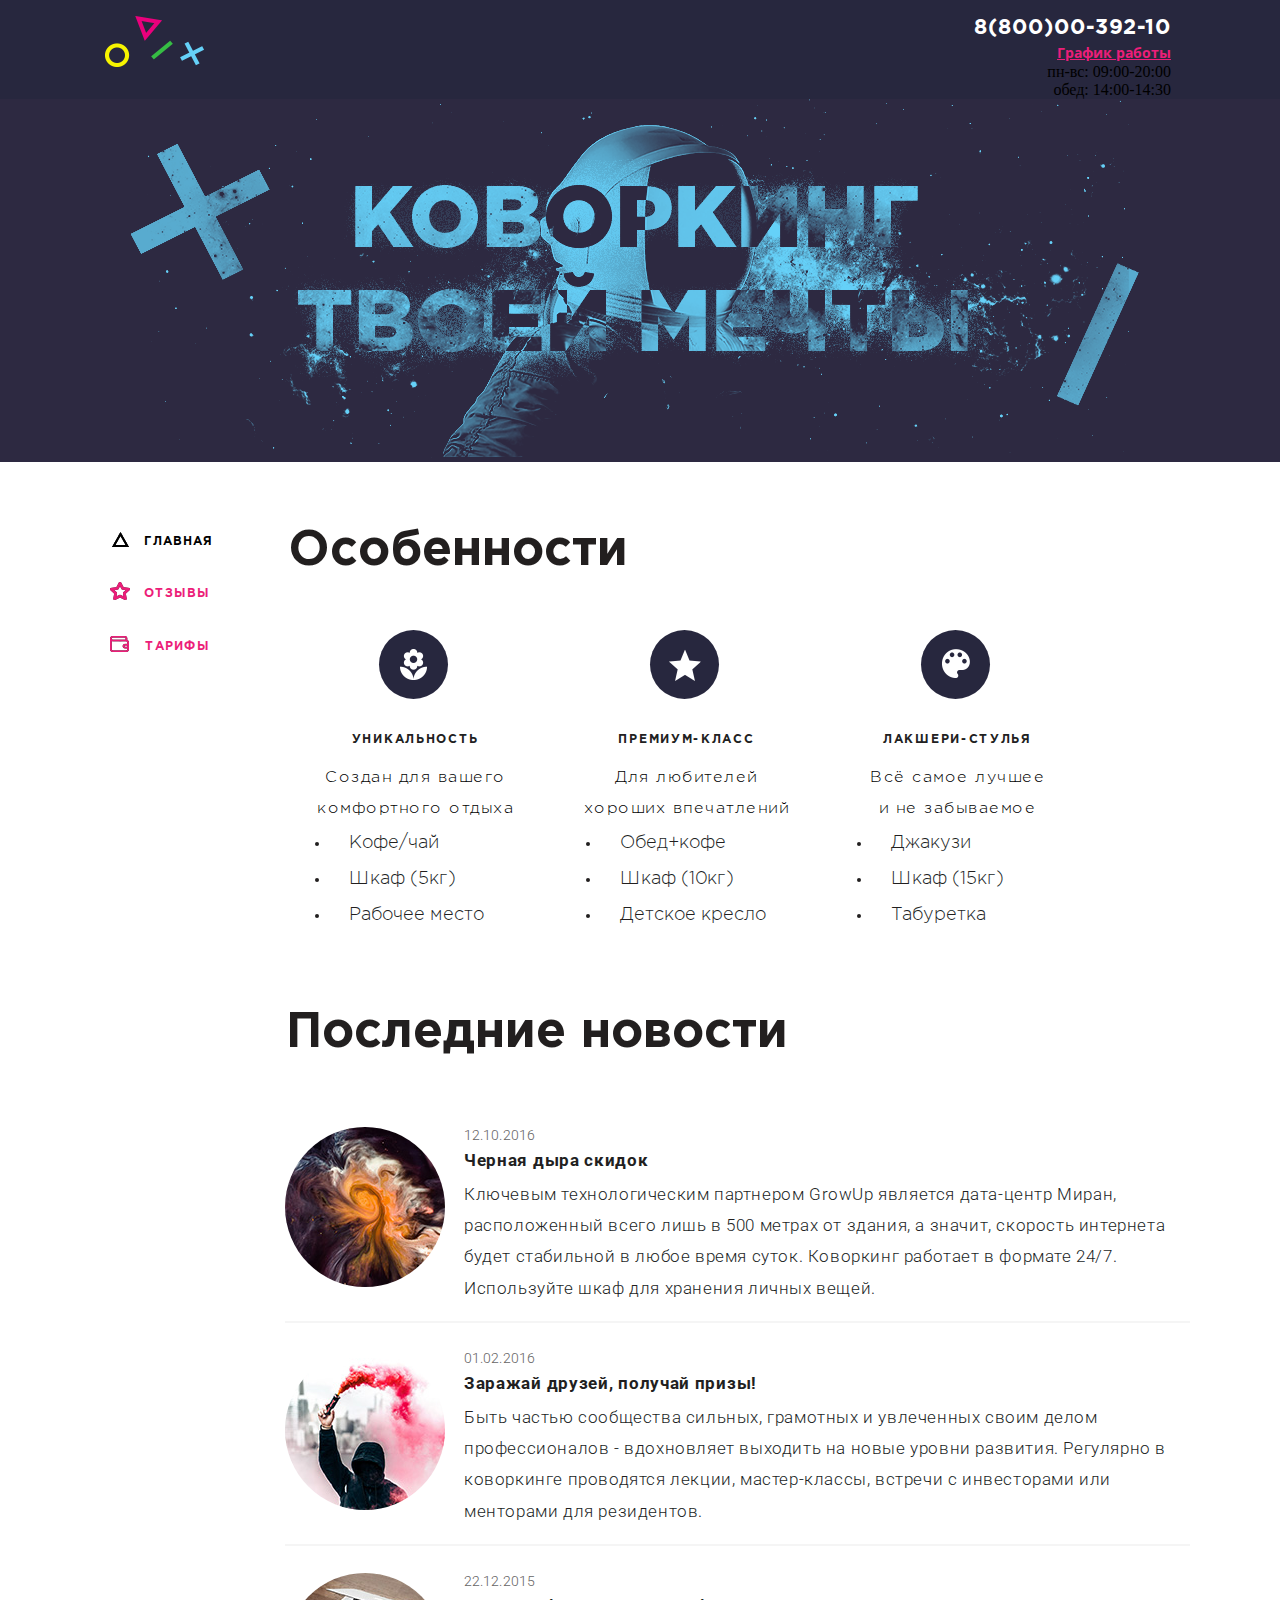
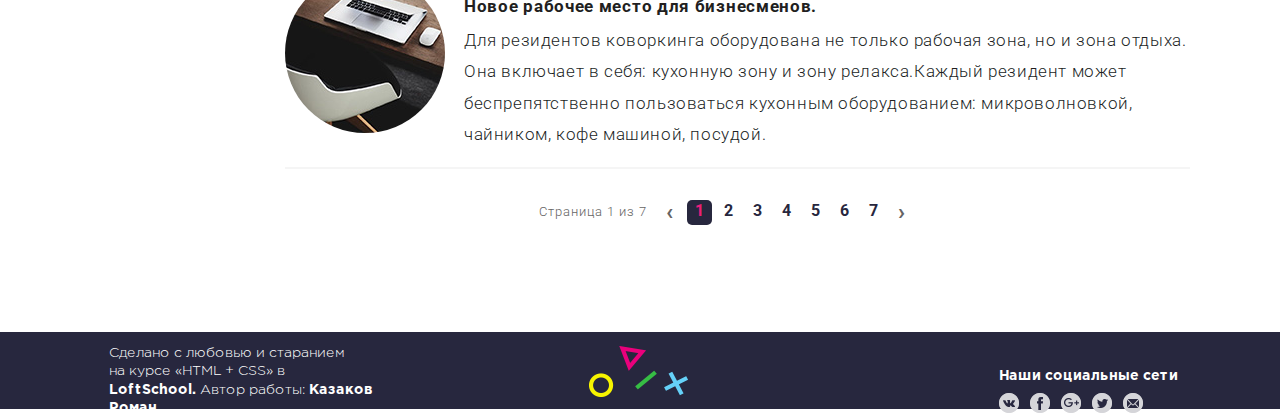
<file: main.html>
<!DOCTYPE html>
<html lang="ru">

<head>
  <meta charset="UTF-8">
  <meta name="viewport" content="width=device-width, initial-scale=1.0">
  <meta http-equiv="X-UA-Compatible" content="ie=edge">
  <link rel="stylesheet" href="./fonts/stylesheet.css">
  <link href="https://fonts.googleapis.com/css?family=Open+Sans:400,700&amp;subset=cyrillic" rel="stylesheet">
  <link href="https://fonts.googleapis.com/css?family=Roboto:300,400" rel="stylesheet">
  <link rel="stylesheet" href="./css/main.css">
  <link rel="shorcut icon" href="https://cdn2.iconfinder.com/data/icons/circle-icons-1/64/computer-32.png">
  <title>Коворкинг твоей мечты</title>
</head>

<body>
<div class="wrapper">
    <!-- HEADER -->
    <header class="header">

      <div class="header__top">
				<div class="contain clearfix">

					<div class="header__top-info">
						
						<img class="header__top-item-logo" src="img/logo-fig.png" alt="логотип компании">
						
            <div class="contacts">
									<a href="tel:+78000039210" class="number">8(800)00-392-10</a>
									<div class="schedule__dropped-block">
										<span class="schedule_dropped">График работы</span>
										<div class="dropdown__schedule">
											<ul class="dropdown__list">
												<li class="dropdown__item1">пн-вс:  09:00-20:00</li>
												<li class="dropdown__item2">обед:   14:00-14:30</li>
											</ul>
											<div  class="dropdown__schedule_triangle"></div>
										</div>  
									</div>
						</div>
					</div>

				</div>
			</div>
      <div class="header__main-pic">
        <div class="contain">
          <img src="img/banner.png" alt="главный баннер">
        </div>
      </div>
    </header>

  <main class="main__container clearfix">
    <div class="contain">
      <aside class="container__menu clearfix">
        <nav class="container__menu-block">
          <ul class="container__menu-list">
            <li class="container__menu-item active">
              <span class="container__menu-item-link menu-item-main menu-optimisation active1"> 
                 <span class="text__pos1">главная</span>
              </span>
            </li>
            <li class="container__menu-item">
              <a class="container__menu-item-link menu-item-star menu-optimisation" href="reviews.html">
                <span class="text__pos2">отзывы</span>
              </a>
            </li>
            <li class="container__menu-item">
              <a class="container__menu-item-link menu-item-wallet menu-optimisation" href="rates.html">
                <span class="text__pos3">тарифы</span>
              </a>
            </li>
          </ul>
        </nav>
      </aside>
      <div class="container__allcontent clearfix">
        <section class="container__features clearfix">
          <!-- FEATURES -->
          <h1 class="container__features-heading">Особенности</h1>
          <ul class="features">
            <li class="features__item">
              <!-- FIRST ITEM -->
              <div class="features__pic">
                <img class="features__pic-item" src="img/features/flower.png" alt="цветок лого">
              </div>
              <div class="features__text">
                <span class="features__text-topic">Уникальность</span>
                <p class="features__text-topic2"> Создан для вашего комфортного отдыха</p>
                <ul class="features__text-list">
                  <li сlass="features__text-item">Кофе/чай</li>
                  <li сlass="features__text-item">Шкаф (5кг)</li>
                  <li сlass="features__text-item">Рабочее место</li>
                </ul>
              </div>
            </li>
            <li class="features__item">
              <!--  SECOND ITEM -->
              <div class="features__pic">
                <img class="features__pic-item" src="img/features/mark-as-favorite-star.png" alt="звезда лого">
              </div>
              <div class="features__text">
                <span class="features__text-topic">Премиум-класс</span>
                <p class="features__text-topic2">Для любителей хороших впечатлений</p>
                <ul class="features__text-list">
                  <li сlass="features__text-item">Обед+кофе</li>
                  <li сlass="features__text-item">Шкаф (10кг)</li>
                  <li сlass="features__text-item">Детское кресло</li>
                </ul>
              </div>
            </li>
            <li class="features__item">
              <!-- THIRD ITEM -->
              <div class="features__pic">
                <img class="features__pic-item" src="img/features/painter-palette.png" alt="паллет лого">
              </div>
              <div class="features__text">
                <span class="features__text-topic">Лакшери-стулья</span>
                <p class="features__text-topic2">Всё самое лучшее <br> и не забываемое</p>
                <ul class="features__text-list">
                  <li сlass="features__text-item">Джакузи</li>
                  <li сlass="features__text-item">Шкаф (15кг)</li>
                  <li сlass="features__text-item">Табуретка</li>
                </ul>
              </div>
            </li>
            <!-- NEWS BLOCK -->
          </ul>
        </section>
        <section class="container__news">
          <h1 class="container__news-topic">Последние новости</h1>
          <ul class="news__list">
            <li class="news__item">
              <div class="news__img">
                <img class="news__img-item" src="img/news_pic/layer-6.jpg" alt="черная дыра">
              </div>
              <div class="news__content">
                <div class="news__content-date">12.10.2016</div>
                <span class="news__content-theme">Черная дыра скидок</span>
                <p class="news__content-text">Ключевым технологическим партнером GrowUp является дата-центр Миран, расположенный всего лишь в 500 метрах
                  от здания, а значит, скорость интернета будет стабильной в любое время суток. Коворкинг работает в формате
                  24/7. Используйте шкаф для хранения личных вещей.</p>
              </div>
              <hr class="news__item-separate">
            </li>
            <li class="news__item">
              <!-- SECOND ITEM -->
              <div class="news__img">
                <img class="news__img-item" src="img/news_pic/layer-7.jpg" alt="фаер">
              </div>
              <div class="news__content">
                <div class="news__content-date">01.02.2016</div>
                <span class="news__content-theme">Заражай друзей, получай призы!</span>
                <p class="news__content-text">Быть частью сообщества сильных, грамотных и увлеченных своим делом профессионалов - вдохновляет выходить
                  на новые уровни развития. Регулярно в коворкинге проводятся лекции, мастер-классы, встречи с инвесторами
                  или менторами для резидентов. </p>
              </div>
              <hr class="news__item-separate">
            </li>
            <li class="news__item">
              <!-- THIRD ITEM -->
              <div class="news__img">
                <img class="news__img-item" src="img/news_pic/layer-9.jpg" alt="рабочее место">
              </div>
              <div class="news__content">
                <div class="news__content-date">22.12.2015</div>
                <span class="news__content-theme">Новое рабочее место для бизнесменов.</span>
                <p class="news__content-text">Для резидентов коворкинга оборудована не только рабочая зона, но и зона отдыха. Она включает в себя: кухонную
                  зону и зону релакса.Каждый резидент может беспрепятственно пользоваться кухонным оборудованием: микроволновкой,
                  чайником, кофе машиной, посудой.</p>
              </div>
              <hr class="news__item-separate">
            </li>
          </ul>
        </section>
        <div class="container__pages">
          <!--CHOOSE PAGES -->
          <div class="pagination">
              <span class="pagination__title">Страница 1 из 7</span>
              <a class="pagination__item__link pagination_item_cursor_left" href="#" title="На предыдущую страницу">
                  <span>&lsaquo;</span>
              </a>
              <ul class="pagination__list">
                  <li class="pagination__item">
                      <a class="pagination__item__link" href="#" title="На страницу 1">
                          <span class="pagination__item-block pagination_item_active">1</span>
                      </a>
                  </li>
                  <li class="pagination__item">
                      <a class="pagination__item__link" href="#" title="На страницу номер 2">
                          <span class="pagination__item-block">2</span>
                      </a>
                  </li>
                  <li class="pagination__item">
                      <a class="pagination__item__link" href="#" title="На страницу номер 3">
                          <span class="pagination__item-block">3</span>
                      </a>
                  </li>
                  <li class="pagination__item">
                      <a class="pagination__item__link" href="#" title="На страницу номер 4">
                          <span class="pagination__item-block">4</span>
                      </a>
                  </li>
                  <li class="pagination__item">
                      <a class="pagination__item__link" href="#" title="На страницу номер 5">
                          <span class="pagination__item-block">5</span>
                      </a>
                  </li>
                  <li class="pagination__item">
                      <a class="pagination__item__link" href="#" title="На страницу номер 6">
                          <span class="pagination__item-block">6</span>
                      </a>
                  </li>
                  <li class="pagination__item">
                      <a class="pagination__item__link" href="#" title="На страницу номер 7">
                          <span class="pagination__item-block">7</span>
                      </a>
                  </li>
              </ul>
              <a class="pagination__item__link pagination_item_cursor_right" href="#" title="На следующую страницу">
                  <span>&rsaquo;</span>
              </a>
          </div>
        </div>
      </div>
    </div>
  </main>
</div> <!-- END WRAPPER -->

  <!-- FOOTER -->
<footer class="footer clearfix">
    <div class="contain">
      <div class="footer__text">
        <p class="footer__text-made-by">Сделано с любовью и старанием<br> на курсе «HTML + CSS» в
          <b class="footer--font-weight">LoftSchool.</b> Автор работы:
          <b class="footer--font-weight">Казаков Роман</b>
        </p>
      </div>
      <div class="footer__logo">
        <img src="img/logo-fig.png" alt="логотип компании">
      </div>
      <div class="footer__social">
        <p class="footer__social-text">Наши социальные сети</p>
        <ul class="footer__social-list">
          <li class="footer__social__logo">
            <a class="footer__social-vk" href="#">
              <div class="footer__social-vk-img"></div>
            </a>
          </li>
          <li class="footer__social__logo">
            <a class="footer__social-fb" href="#">
              <div class="footer__social-fb-img"></div>
            </a>
          </li>
          <li class="footer__social__logo">
            <a class="footer__social-google" href="#">
              <div class="footer__social-google-img"></div>
            </a>
          </li>
          <li class="footer__social__logo">
            <a class="footer__social-twitter" href="#">
              <div class="footer__social-twitter-img"></div>
            </a>
          </li>
          <li class="footer__social__logo">
            <a class="footer__social-mail" href="#">
              <div class="footer__social-mail-img"></div>
            </a>
          </li>
        </ul>
      </div>
    </div>
</footer>



</body>

</html>
</file>
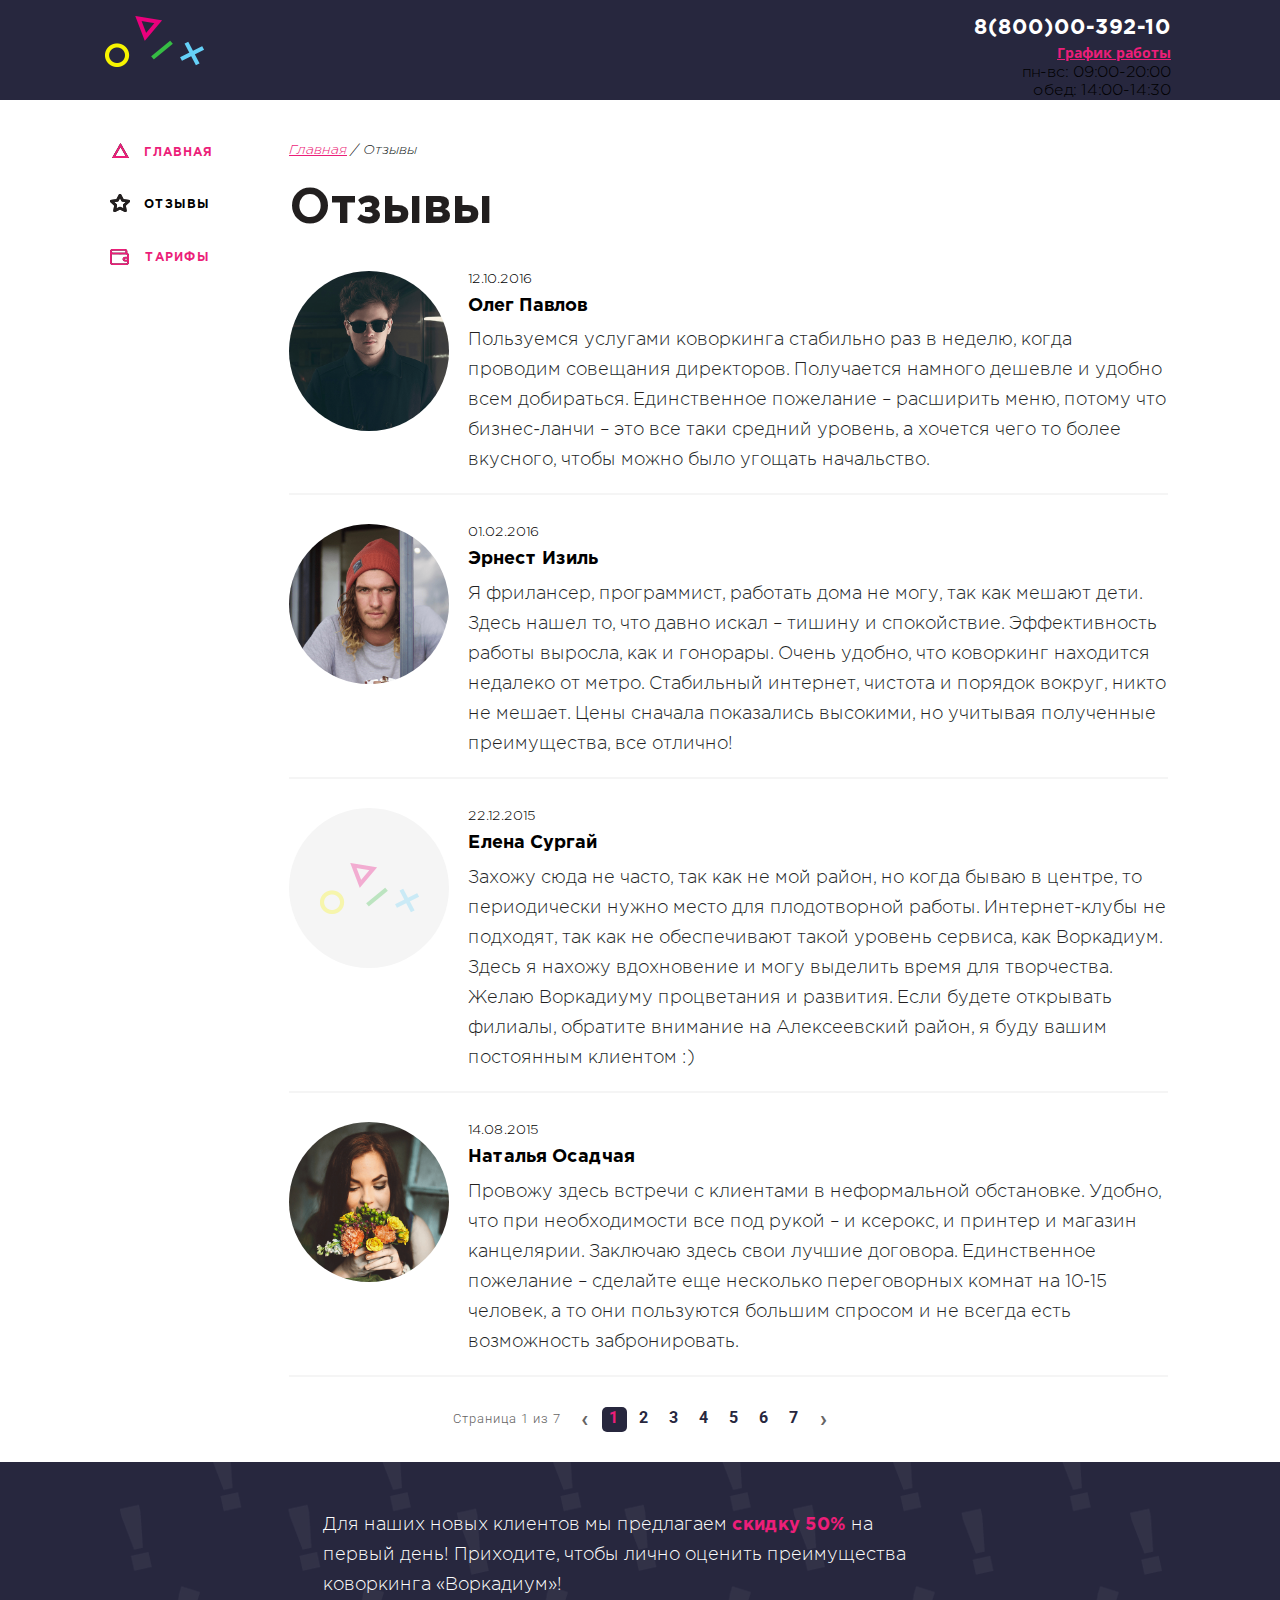
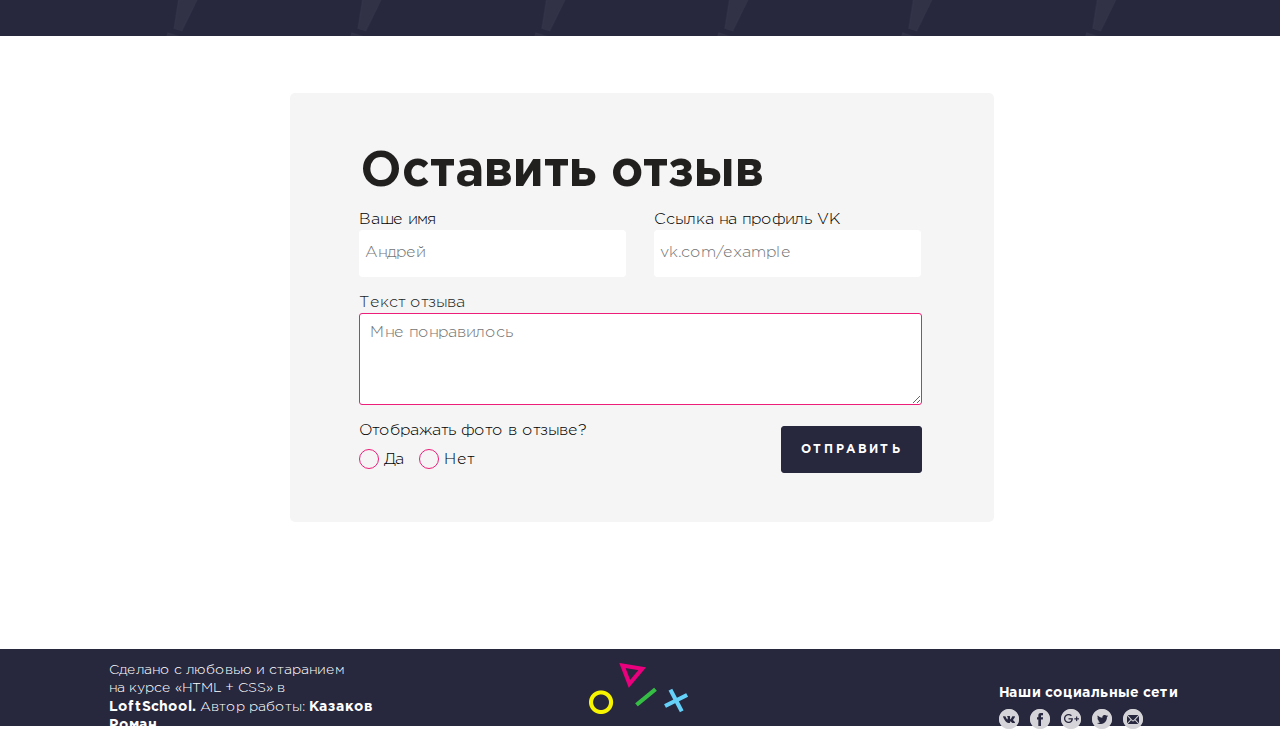
<file: reviews.html>
<!DOCTYPE html>
<html lang="ru">

<head>
	<meta charset="UTF-8">
	<meta name="viewport" content="width=device-width, initial-scale=1.0">
	<meta http-equiv="X-UA-Compatible" content="ie=edge">
	<link rel="stylesheet" href="./fonts/stylesheet.css">
	<link href="https://fonts.googleapis.com/css?family=Open+Sans:400,700&amp;subset=cyrillic" rel="stylesheet">
	<link href="https://fonts.googleapis.com/css?family=Roboto:300,400" rel="stylesheet">
	<link rel="stylesheet" href="reviews-style.css">
	<link rel="stylesheet" href="./css/main.css">
	<link rel="shorcut icon" href="https://cdn2.iconfinder.com/data/icons/circle-icons-1/64/computer-32.png">
	<title>Отзывы</title>
</head>

<body>
	<div class="wrapper">
		<header class="header">

			<div class="header__top">
				<div class="contain clearfix">

					<div class="header__top-info">
						<a href="./main.html">
						<img class="header__top-item-logo" src="img/logo-fig.png" alt="логотип компании">
						</a>
					

					
						<div class="contacts">
									<a href="tel:+78000039210" class="number">8(800)00-392-10</a>
									<div class="schedule__dropped-block">
										<span class="schedule_dropped">График работы</span>
										<div class="dropdown__schedule">
											<ul class="dropdown__list">
												<li class="dropdown__item1">пн-вс:  09:00-20:00</li>
												<li class="dropdown__item2">обед:   14:00-14:30</li>
											</ul>
											<div  class="dropdown__schedule_triangle"></div>
										</div>  
									</div>
						</div>
					</div>

				</div>
			</div>

		</header>
		<!-- END HEADER -->

		<main class="container clearfix">
			<div class="contain">
				<aside class="container__menu clearfix">
					<nav class="container__menu-block">
						<ul class="container__menu-list">
							<li class="container__menu-item">
								<a class="container__menu-item-link menu-item-main menu-optimisation" href="main.html"> 
									 <span class="text__pos1">главная</span>
								</a>
							</li>
							<li class="container__menu-item">
								<span class="container__menu-item-link menu-item-star menu-optimisation active2">
									<span class="text__pos2">отзывы</span>
								</span>
							</li>
							<li class="container__menu-item">
								<a class="container__menu-item-link menu-item-wallet menu-optimisation" href="rates.html">
									<span class="text__pos3">тарифы</span>
								</a>
							</li>
						</ul>
					</nav>
				</aside>

				<section class="content clearfix">
					<div class="content__breadcrumbs">
						<ul class="breadcrumbs">
							<li class="breadcrumbs__item">
								<a class="breadcrumbs__item-link" href="./main.html">Главная</a>
							</li>
							<li class="breadcrumbs__item">
								<p class="breadcrumbs__item-link breadcrumbs__item-link--active">Отзывы</p>
							</li>
						</ul>
					</div>
					<div class="content__reviews">
						<h1 class="content__reviews-heading">Отзывы</h1>
						<ul class="content__reviews-list">
							<li class="content__reviews-item">
								<div class="reviews-item__avatar">
									<img src="img/reviews/avatar1.png" alt="фото Олег">
								</div>
								<div class="reviews-item__text">
									<div class="reviews-item__text-date">12.10.2016</div>
									<span class="reviews-item__text-name">Олег Павлов</span>
									<p class="reviews-item__text-comment">Пользуемся услугами коворкинга стабильно раз в неделю, когда проводим совещания директоров. Получается намного дешевле
										и удобно всем добираться. Единственное пожелание – расширить меню, потому что бизнес-ланчи – это все таки средний
										уровень, а хочется чего то более вкусного, чтобы можно было угощать начальство. </p>
								</div>
							</li>
							<li class="content__reviews-item">
								<div class="reviews-item__avatar">
									<img src="img/reviews/avatar2.png" alt="фото Эрнест">
								</div>
								<div class="reviews-item__text">
									<div class="reviews-item__text-date">01.02.2016</div>
									<span class="reviews-item__text-name">Эрнест Изиль</span>
									<p class="reviews-item__text-comment">Я фрилансер, программист, работать дома не могу, так как мешают дети. Здесь нашел то, что давно искал – тишину и
										спокойствие. Эффективность работы выросла, как и гонорары. Очень удобно, что коворкинг находится недалеко от метро.
										Стабильный интернет, чистота и порядок вокруг, никто не мешает. Цены сначала показались высокими, но учитывая полученные
										преимущества, все отлично!</p>
								</div>
							</li>
							<li class="content__reviews-item">
								<div class="reviews-item__avatar reviews-item__nophoto">
									<div class="reviews-item__nophoto-pic"></div>
								</div>
								<div class="reviews-item__text">
									<div class="reviews-item__text-date">22.12.2015</div>
									<span class="reviews-item__text-name">Елена Сургай</span>
									<p class="reviews-item__text-comment clearfix">Захожу сюда не часто, так как не мой район, но когда бываю в центре, то периодически нужно место для плодотворной
										работы. Интернет-клубы не подходят, так как не обеспечивают такой уровень сервиса, как Воркадиум. Здесь я нахожу
										вдохновение и могу выделить время для творчества. Желаю Воркадиуму процветания и развития. Если будете открывать
										филиалы, обратите внимание на Алексеевский район, я буду вашим постоянным клиентом :)</p>
								</div>
							</li>
							<li class="content__reviews-item clearfix">
								<div class="reviews-item__avatar">
									<img src="img/reviews/avatar4.png" alt="фото Наталья">
								</div>
								<div class="reviews-item__text">
									<div class="reviews-item__text-date">14.08.2015</div>
									<span class="reviews-item__text-name">Наталья Осадчая</span>
									<p class="reviews-item__text-comment">Провожу здесь встречи с клиентами в неформальной обстановке. Удобно, что при необходимости все под рукой – и ксерокс,
										и принтер и магазин канцелярии. Заключаю здесь свои лучшие договора. Единственное пожелание – сделайте еще несколько
										переговорных комнат на 10-15 человек, а то они пользуются большим спросом и не всегда есть возможность забронировать.</p>
								</div>
							</li>

						</ul>


					</div>
					<!-- CONTENT REVIEWS END -->
					
				</section>
				<!-- CONTENT END -->
				<div class="container__pages">
          <!--CHOOSE PAGES -->
          <div class="pagination">
							<span class="pagination__title">Страница 1 из 7</span>
							<a class="pagination__item__link pagination_item_cursor_left" href="#" title="На предыдущую страницу">
									<span>&lsaquo;</span>
							</a>
							<ul class="pagination__list">
									<li class="pagination__item">
											<a class="pagination__item__link" href="#" title="На страницу 1">
													<span class="pagination__item-block pagination_item_active">1</span>
											</a>
									</li>
									<li class="pagination__item">
											<a class="pagination__item__link" href="#" title="На страницу номер 2">
													<span class="pagination__item-block">2</span>
											</a>
									</li>
									<li class="pagination__item">
											<a class="pagination__item__link" href="#" title="На страницу номер 3">
													<span class="pagination__item-block">3</span>
											</a>
									</li>
									<li class="pagination__item">
											<a class="pagination__item__link" href="#" title="На страницу номер 4">
													<span class="pagination__item-block">4</span>
											</a>
									</li>
									<li class="pagination__item">
											<a class="pagination__item__link" href="#" title="На страницу номер 5">
													<span class="pagination__item-block">5</span>
											</a>
									</li>
									<li class="pagination__item">
											<a class="pagination__item__link" href="#" title="На страницу номер 6">
													<span class="pagination__item-block">6</span>
											</a>
									</li>
									<li class="pagination__item">
											<a class="pagination__item__link" href="#" title="На страницу номер 7">
													<span class="pagination__item-block">7</span>
											</a>
									</li>
							</ul>
							<a class="pagination__item__link pagination_item_cursor_right" href="#" title="На следующую страницу">
									<span>&rsaquo;</span>
							</a>
					</div>
        </div>
			</div>	<!-- CONTAIN -->
			<div class="container__separating">
				<div class="container__separating-block contain">
					<div class="container__separating-block-inner">
						<p class="separating-block-text">Для наших новых клиентов мы предлагаем <span class="separating-block-text-bold">скидку 50%</span> на первый день! Приходите, чтобы лично оценить преимущества коворкинга
						«Воркадиум»!</p>
					</div>
				</div>
			</div>

			<div class="container__review-adding contain">
				<form class="review-adding__block">
					<h1 class="review-adding-heading">Оставить отзыв</h1>
					<div class="review-adding__name review__input_left">
						<label>
							<span class="review-adding__name-text">Ваше имя</span><br>
							<input class="review-adding__input" type="text" placeholder="Андрей">
						</label>
					</div>
					<div class="review-adding__link-vk review__input_right">
						<label>
							<span class="review-adding__link-text">Ссылка на профиль VK</span><br>
							<input class="review-adding__input" type="text" placeholder="vk.com/example">	
						</label>
					</div>	
					<div class="review-adding__textform">
						<label>
							<span class="review-adding__textform-head">Текст отзыва</span><br>
							<textarea class="review-adding__textarea" type="text" placeholder="Мне понравилось"></textarea>
						</label>
					</div>
					<div class="review-adding__radio-buttons">
						<span class="review-adding__radio-buttons__question">Отображать фото в отзыве?</span> <br>
						<div class="review-adding__two-buttons">
							<label class="radio-button"><input class="radio-button-input" type="radio" name="yes/no"><p class="radio-button--style"></p><span class="answer">Да</span></label>
							<label class="radio-button"><input class="radio-button-input" type="radio" name="yes/no"><p class="radio-button--style"></p><span class="answer">Нет</span></label>
						</div>
						<button class="review-adding__button-submit" type="submit">Отправить</button>
					</div>
					
				</form>
			</div>
			
			
		</main><!-- MAIN CONTAINER -->
		
	</div><!-- WRAP END -->
	

	<footer class="footer clearfix">
    <div class="contain">
      <div class="footer__text">
        <p class="footer__text-made-by">Сделано с любовью и старанием<br> на курсе «HTML + CSS» в
          <b class="footer--font-weight">LoftSchool.</b> Автор работы:
          <b class="footer--font-weight">Казаков Роман</b>
        </p>
      </div>
      <div class="footer__logo">
        <a class="main__link" href="main.html"><img src="img/logo-fig.png" alt="логотип компании"></a>
      </div>
      <div class="footer__social">
        <p class="footer__social-text">Наши социальные сети</p>
        <ul class="footer__social-list">
          <li class="footer__social__logo">
            <a class="footer__social-vk" href="#">
              <div class="footer__social-vk-img"></div>
            </a>
          </li>
          <li class="footer__social__logo">
            <a class="footer__social-fb" href="#">
              <div class="footer__social-fb-img"></div>
            </a>
          </li>
          <li class="footer__social__logo">
            <a class="footer__social-google" href="#">
              <div class="footer__social-google-img"></div>
            </a>
          </li>
          <li class="footer__social__logo">
            <a class="footer__social-twitter" href="#">
              <div class="footer__social-twitter-img"></div>
            </a>
          </li>
          <li class="footer__social__logo">
            <a class="footer__social-mail" href="#">
              <div class="footer__social-mail-img"></div>
            </a>
          </li>
        </ul>
      </div>
    </div>
</footer>


</body>

</html>
</file>
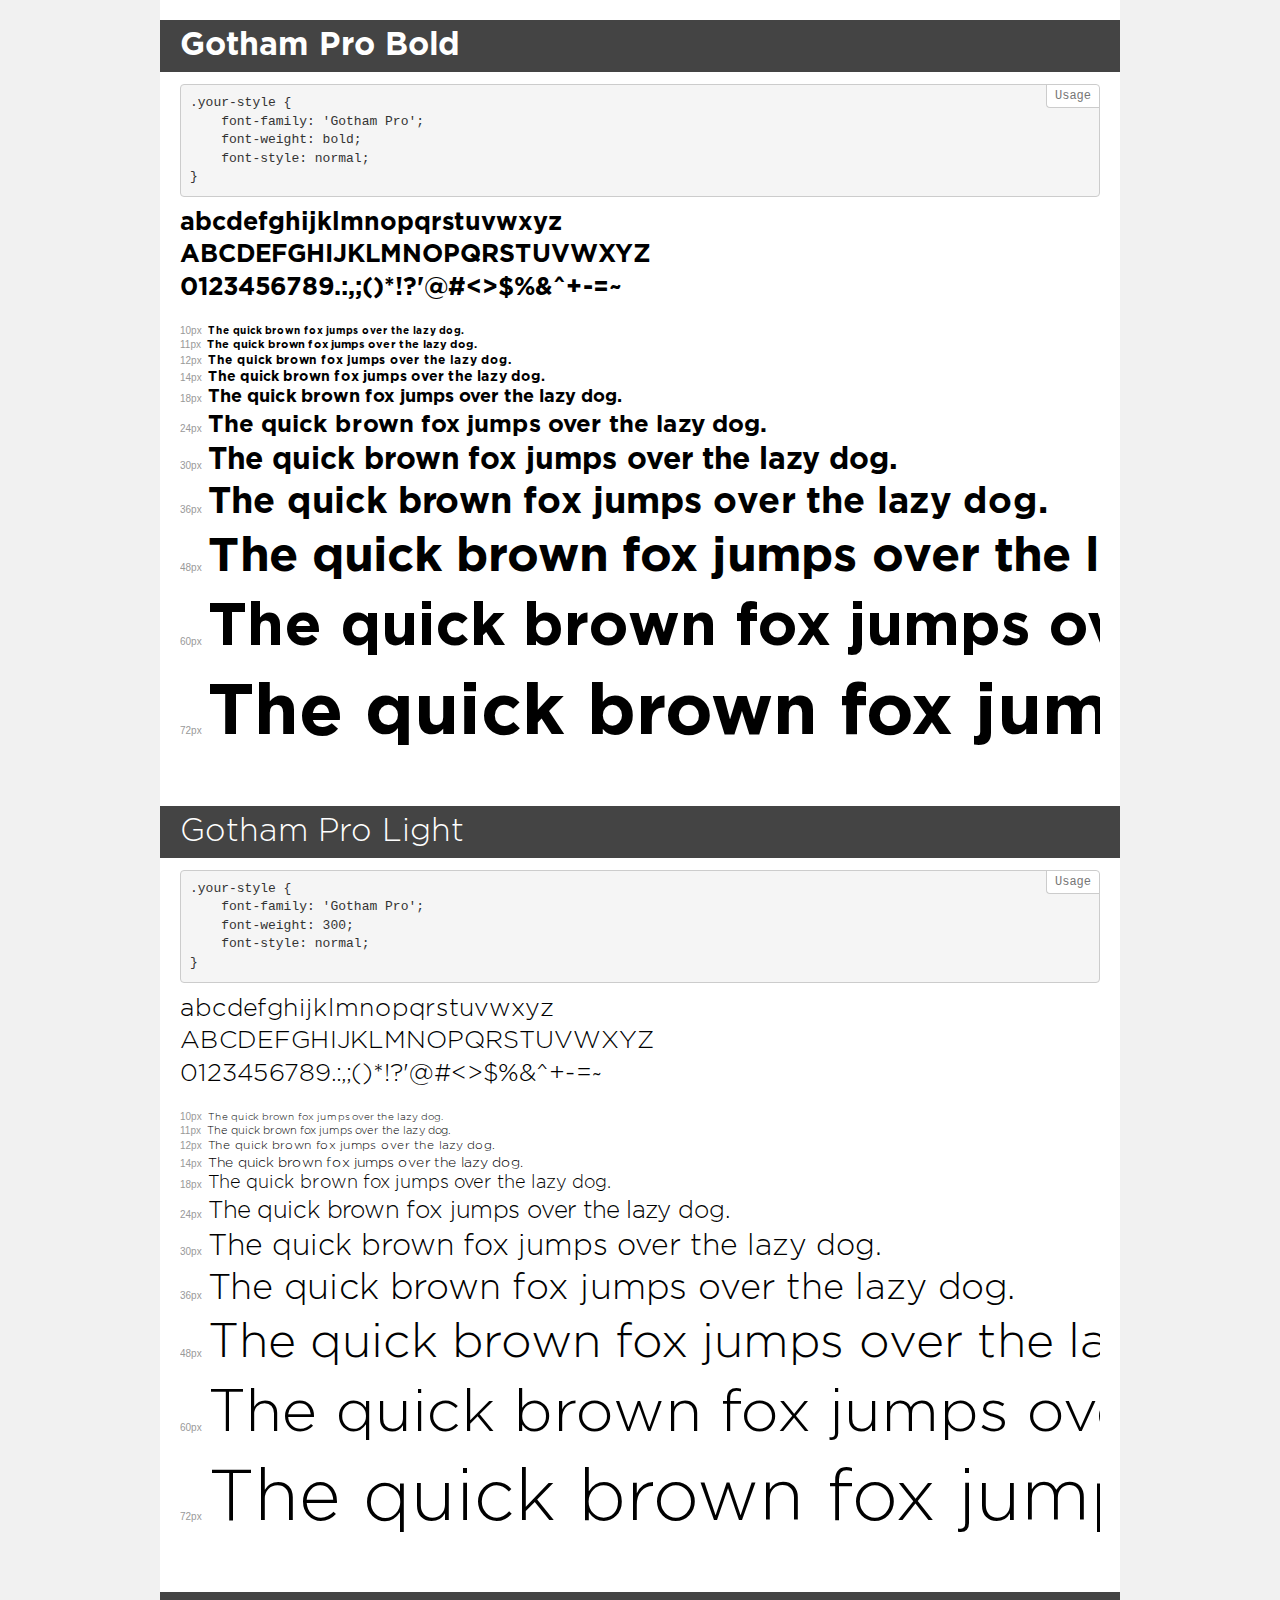
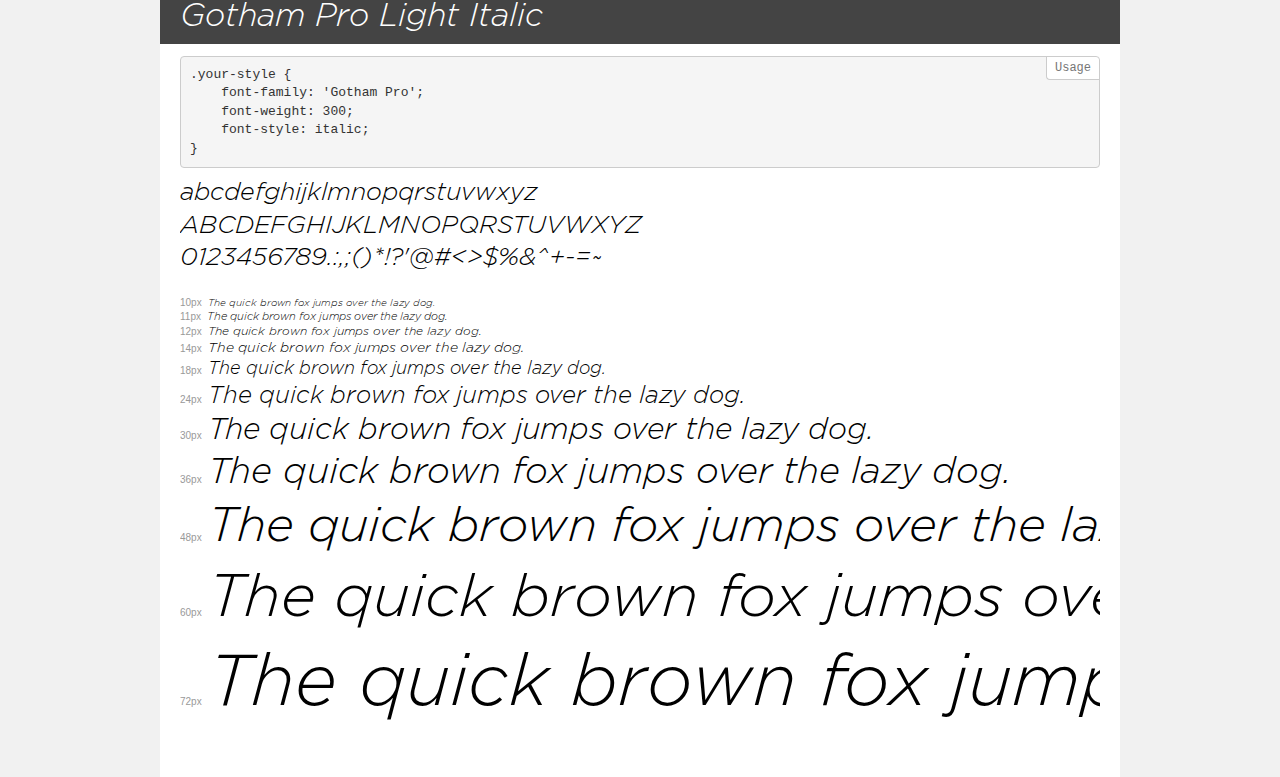
<file: fonts/demo.html>
<!DOCTYPE html>
<html>
<head>
    <meta charset="utf-8">
    <meta http-equiv="X-UA-Compatible" content="IE=edge">
    <meta name="viewport" content="width=device-width, initial-scale=1">
    <meta name="robots" content="noindex, noarchive">
    <title>Transfonter demo</title>
    <link href="stylesheet.css" rel="stylesheet">
    <style>
        /*
        http://meyerweb.com/eric/tools/css/reset/
        v2.0 | 20110126
        License: none (public domain)
        */
        html, body, div, span, applet, object, iframe,
        h1, h2, h3, h4, h5, h6, p, blockquote, pre,
        a, abbr, acronym, address, big, cite, code,
        del, dfn, em, img, ins, kbd, q, s, samp,
        small, strike, strong, sub, sup, tt, var,
        b, u, i, center,
        dl, dt, dd, ol, ul, li,
        fieldset, form, label, legend,
        table, caption, tbody, tfoot, thead, tr, th, td,
        article, aside, canvas, details, embed,
        figure, figcaption, footer, header, hgroup,
        menu, nav, output, ruby, section, summary,
        time, mark, audio, video {
            margin: 0;
            padding: 0;
            border: 0;
            font-size: 100%;
            font: inherit;
            vertical-align: baseline;
        }
        /* HTML5 display-role reset for older browsers */
        article, aside, details, figcaption, figure,
        footer, header, hgroup, menu, nav, section {
            display: block;
        }
        body {
            line-height: 1;
        }
        ol, ul {
            list-style: none;
        }
        blockquote, q {
            quotes: none;
        }
        blockquote:before, blockquote:after,
        q:before, q:after {
            content: '';
            content: none;
        }
        table {
            border-collapse: collapse;
            border-spacing: 0;
        }
        /* common styles */
        body {
            background: #f1f1f1;
            color: #000;
        }
        .page {
            background: #fff;
            width: 920px;
            margin: 0 auto;
            padding: 20px 20px 0 20px;
            overflow: hidden;
        }
        .font-container {
            overflow-x: auto;
            overflow-y: hidden;
            margin-bottom: 40px;
            line-height: 1.3;
            white-space: nowrap;
            padding-bottom: 5px;
        }
        h1 {
            position: relative;
            background: #444;
            font-size: 32px;
            color: #fff;
            padding: 10px 20px;
            margin: 0 -20px 12px -20px;
        }
        .letters {
            font-size: 25px;
            margin-bottom: 20px;
        }
        .s10:before {
            content: '10px';
        }
        .s11:before {
            content: '11px';
        }
        .s12:before {
            content: '12px';
        }
        .s14:before {
            content: '14px';
        }
        .s18:before {
            content: '18px';
        }
        .s24:before {
            content: '24px';
        }
        .s30:before {
            content: '30px';
        }
        .s36:before {
            content: '36px';
        }
        .s48:before {
            content: '48px';
        }
        .s60:before {
            content: '60px';
        }
        .s72:before {
            content: '72px';
        }
        .s10:before, .s11:before, .s12:before, .s14:before,
        .s18:before, .s24:before, .s30:before, .s36:before,
        .s48:before, .s60:before, .s72:before {
            font-family: Arial, sans-serif;
            font-size: 10px;
            font-weight: normal;
            font-style: normal;
            color: #999;
            padding-right: 6px;
        }
        pre {
            display: block;
            position: relative;
            padding: 9px;
            margin: 0 0 10px;
            font-family: Monaco, Menlo, Consolas, "Courier New", monospace !important;
            font-size: 13px;
            line-height: 1.428571429;
            color: #333;
            font-weight: normal !important;
            font-style: normal !important;
            background-color: #f5f5f5;
            border: 1px solid #ccc;
            overflow-x: auto;
            border-radius: 4px;
        }
        pre:after {
            display: block;
            position: absolute;
            right: 0;
            top: 0;
            content: 'Usage';
            line-height: 1;
            padding: 5px 8px;
            font-size: 12px;
            color: #767676;
            background-color: #fff;
            border: 1px solid #ccc;
            border-right: none;
            border-top: none;
            border-radius: 0 4px 0 4px;
            z-index: 10;
        }
        /* responsive */
        @media (max-width: 959px) {
            .page {
                width: auto;
                margin: 0;
            }
        }
    </style>
</head>
<body>
<div class="page">
    <div class="demo" style="font-family: 'Gotham Pro'; font-weight: bold; font-style: normal;">
        <h1>Gotham Pro Bold</h1>
        <pre>.your-style {
    font-family: 'Gotham Pro';
    font-weight: bold;
    font-style: normal;
}</pre>
        <div class="font-container">
            <p class="letters">
                abcdefghijklmnopqrstuvwxyz<br>
ABCDEFGHIJKLMNOPQRSTUVWXYZ<br>
                0123456789.:,;()*!?'@#<>$%&^+-=~
            </p>
            <p class="s10" style="font-size: 10px;">The quick brown fox jumps over the lazy dog.</p>
            <p class="s11" style="font-size: 11px;">The quick brown fox jumps over the lazy dog.</p>
            <p class="s12" style="font-size: 12px;">The quick brown fox jumps over the lazy dog.</p>
            <p class="s14" style="font-size: 14px;">The quick brown fox jumps over the lazy dog.</p>
            <p class="s18" style="font-size: 18px;">The quick brown fox jumps over the lazy dog.</p>
            <p class="s24" style="font-size: 24px;">The quick brown fox jumps over the lazy dog.</p>
            <p class="s30" style="font-size: 30px;">The quick brown fox jumps over the lazy dog.</p>
            <p class="s36" style="font-size: 36px;">The quick brown fox jumps over the lazy dog.</p>
            <p class="s48" style="font-size: 48px;">The quick brown fox jumps over the lazy dog.</p>
            <p class="s60" style="font-size: 60px;">The quick brown fox jumps over the lazy dog.</p>
            <p class="s72" style="font-size: 72px;">The quick brown fox jumps over the lazy dog.</p>
        </div>
    </div>
    <div class="demo" style="font-family: 'Gotham Pro'; font-weight: 300; font-style: normal;">
        <h1>Gotham Pro Light</h1>
        <pre>.your-style {
    font-family: 'Gotham Pro';
    font-weight: 300;
    font-style: normal;
}</pre>
        <div class="font-container">
            <p class="letters">
                abcdefghijklmnopqrstuvwxyz<br>
ABCDEFGHIJKLMNOPQRSTUVWXYZ<br>
                0123456789.:,;()*!?'@#<>$%&^+-=~
            </p>
            <p class="s10" style="font-size: 10px;">The quick brown fox jumps over the lazy dog.</p>
            <p class="s11" style="font-size: 11px;">The quick brown fox jumps over the lazy dog.</p>
            <p class="s12" style="font-size: 12px;">The quick brown fox jumps over the lazy dog.</p>
            <p class="s14" style="font-size: 14px;">The quick brown fox jumps over the lazy dog.</p>
            <p class="s18" style="font-size: 18px;">The quick brown fox jumps over the lazy dog.</p>
            <p class="s24" style="font-size: 24px;">The quick brown fox jumps over the lazy dog.</p>
            <p class="s30" style="font-size: 30px;">The quick brown fox jumps over the lazy dog.</p>
            <p class="s36" style="font-size: 36px;">The quick brown fox jumps over the lazy dog.</p>
            <p class="s48" style="font-size: 48px;">The quick brown fox jumps over the lazy dog.</p>
            <p class="s60" style="font-size: 60px;">The quick brown fox jumps over the lazy dog.</p>
            <p class="s72" style="font-size: 72px;">The quick brown fox jumps over the lazy dog.</p>
        </div>
    </div>
    <div class="demo" style="font-family: 'Gotham Pro'; font-weight: 300; font-style: italic;">
        <h1>Gotham Pro Light Italic</h1>
        <pre>.your-style {
    font-family: 'Gotham Pro';
    font-weight: 300;
    font-style: italic;
}</pre>
        <div class="font-container">
            <p class="letters">
                abcdefghijklmnopqrstuvwxyz<br>
ABCDEFGHIJKLMNOPQRSTUVWXYZ<br>
                0123456789.:,;()*!?'@#<>$%&^+-=~
            </p>
            <p class="s10" style="font-size: 10px;">The quick brown fox jumps over the lazy dog.</p>
            <p class="s11" style="font-size: 11px;">The quick brown fox jumps over the lazy dog.</p>
            <p class="s12" style="font-size: 12px;">The quick brown fox jumps over the lazy dog.</p>
            <p class="s14" style="font-size: 14px;">The quick brown fox jumps over the lazy dog.</p>
            <p class="s18" style="font-size: 18px;">The quick brown fox jumps over the lazy dog.</p>
            <p class="s24" style="font-size: 24px;">The quick brown fox jumps over the lazy dog.</p>
            <p class="s30" style="font-size: 30px;">The quick brown fox jumps over the lazy dog.</p>
            <p class="s36" style="font-size: 36px;">The quick brown fox jumps over the lazy dog.</p>
            <p class="s48" style="font-size: 48px;">The quick brown fox jumps over the lazy dog.</p>
            <p class="s60" style="font-size: 60px;">The quick brown fox jumps over the lazy dog.</p>
            <p class="s72" style="font-size: 72px;">The quick brown fox jumps over the lazy dog.</p>
        </div>
    </div>
</div>
</body>
</html>
</file>
<file: fonts/stylesheet.css>
/* This stylesheet generated by Transfonter (https://transfonter.org) on March 22, 2018 7:26 PM */

@font-face {
    font-family: 'Gotham Pro';
    src: url('GothamPro-Bold.woff2') format('woff2'),
        url('GothamPro-Bold.woff') format('woff');
    font-weight: bold;
    font-style: normal;
}

@font-face {
    font-family: 'Gotham Pro';
    src: url('GothamPro-Light.woff2') format('woff2'),
        url('GothamPro-Light.woff') format('woff');
    font-weight: 300;
    font-style: normal;
}

@font-face {
    font-family: 'Gotham Pro';
    src: url('GothamPro-LightItalic.woff2') format('woff2'),
        url('GothamPro-LightItalic.woff') format('woff');
    font-weight: 300;
    font-style: italic;
}
</file>
<file: reviews-style.css>
body, html {
  width: 100%;
  height: 100%;
  font-family: "Gotham Pro", Arial, Helvetica, sans-serif;
  font-weight: 300;
}

.breadcrumbs__item {
  list-style: none;
  display: inline-block;
  font-style: italic;
  font-size: 14px;
}

.breadcrumbs__item:after {
  content: "/";
}

.breadcrumbs__item:last-child:after {
  display: none;
}

.breadcrumbs__item-link {
  color: #ec1e79;
}

.breadcrumbs__item-link--active {
  text-decoration: none;
  color: #221f1f;
}

.container__menu {
  float: left;
  width: 15%;
}

.content {
  float: left;
  width: 85%;
  margin-top: -11px;
  padding-left: 34px;
}

.content__reviews-item {
  float: left;
  margin-bottom: 29px;
  border-bottom: 2px solid #f5f5f5;
}

.content__reviews-heading {
  font-size: 49px;
  margin-top: 8px;
  color: #221f1f;
}


.reviews-item__avatar {
  width: 160px;
  height: 160px;
  display: inline-block;
}

.reviews-item__nophoto {
  background-color: #f5f5f5;
  border-radius: 50%;
  width: 160px;
  height: 160px;
}

.reviews-item__nophoto-pic {
  background: url("./img/reviews/avatar3.png") center center no-repeat;
  width: 100%;
  height: 100%;
}

.reviews-item__avatar img {
  border-radius: 80px;
  width: 160px;
  height: 160px;
}

.reviews-item__text {
  font-size: 18px;
  margin-left: 19px;
  float: right;
  max-width: 700px;
}

.reviews-item__text-date {
  font-size: 14px;
  margin-bottom: 9px;
}

.reviews-item__text-name {
  font-weight: 700;
}

.reviews-item__text-comment {
  color: #221f1f;
  font-weight: 300;
  line-height: 30px;
  display: block;
  margin-top: 9px;
}


/* SEPARATING BLOCK */
.container__separating {
  background-color: #27273e;
  width: 100%;
}

.container__separating-block {
  background-color: #27273e;
  min-height: 174px;
}

.container__separating-block-inner {
  width: 100%;
  min-height: 174px;
  background: url("./img/pattern.png") center center no-repeat;
}

.separating-block-text {
  font-size: 18px;
  display: block;
  color: white;
  width: 613px;
  line-height: 30px;
  padding-top: 48px;
  margin-left: 233px;
}

.separating-block-text-bold {
  color: #ec1e79;
  font-weight: 700;
}


/* FORM REVIEW */

.review-adding__block {
  width: 704px;
  background-color: #f5f5f5;
  height: 429px;
  border-radius: 5px;
  margin-left: 200px;
  margin-bottom: 50px;
  margin-top: 57px;
}

.review-adding-heading {
  font-size: 49px;
  padding-top: 51px;
  padding-left: 70px;
  margin-bottom: 11px;
  color: #221f1f;
}

.review-adding__name {
  display: inline-block;

}

.review-adding__link-vk {
  display: inline-block;

}

.review-adding__input {
  color: #221f1f;
  width: 267px;
  height: 47px;
  border: 1px solid #fff;
  border-radius: 3px;
  padding-left: 5px;
}

.review__input_left {
  margin-left: 69px;
}

.review__input_right {
  margin-left: 23px;
}

.review-adding__textform {
  color: #221f1f;
  margin-left: 69px;
  margin-top: 17px;
}

.review-adding__textarea {
  border: 1px solid #ec1e79;
  border-radius: 3px;
  width: 563px;
  height: 92px;
  padding-left: 10px;
  vertical-align: text-top;
  padding-top: 10px;
}

.review-adding__radio-buttons {
  margin-left: 69px;
  margin-top: 17px;
  max-width: 563px;
}

.radio-button {
  display: inline-block;
  margin-right: 10px;
}

.radio-button-input {
  display: none;
}
.radio-button-input:checked + .radio-button--style:before {
  transform: scale(1);
}

.radio-button--style {
  position: relative;
  width: 20px;
  height: 20px;
  border: 1px solid #ec1e79;
  border-radius: 50%;
  margin: 0;
  float: left;
  margin-right: 5px;
  margin-top: -2px;
  vertical-align: middle;
}

.radio-button--style:before {
  content: "";
  position: absolute;
  top: 5px;
  left: 5px;
  right: 6px;
  bottom: 6px;
  background: #ec1e79;
  border-radius: 50%;
  width: 8px;
  height: 8px;
  transform: scale(0);
  transition: .4s;
}



.review-adding__two-buttons {
  margin-top: 10px;
}

.review-adding__button-submit {
  float: right;
  margin-top: -43px;
  background-color: #27273e;
  color: #fff;
  font-size: 12px;
  font-weight: 700;
  text-transform: uppercase;
  letter-spacing: 2.4px;
  width: 141px;
  height: 47px;
  border: 1px solid #27273e;
  border-radius: 3px;
  cursor: pointer;
}

.review-adding__button-submit:hover {
  background-color: #ec1e79;
  transition: linear .1s;
  border: 1px solid #ec1e79;
  box-shadow: 0 0 2px 1px #ec1e7b73;
}
</file>
<file: css/main.css>
@import url("./layout/base.css");
@import url("./layout/normalize.css");
@import url("./blocks/header.css");
@import url("./blocks/footer.css");
@import url("./blocks/nav.css");
@import url("./blocks/features.css");
@import url("./blocks/news.css");
@import url("./blocks/pagination.css");
</file>
